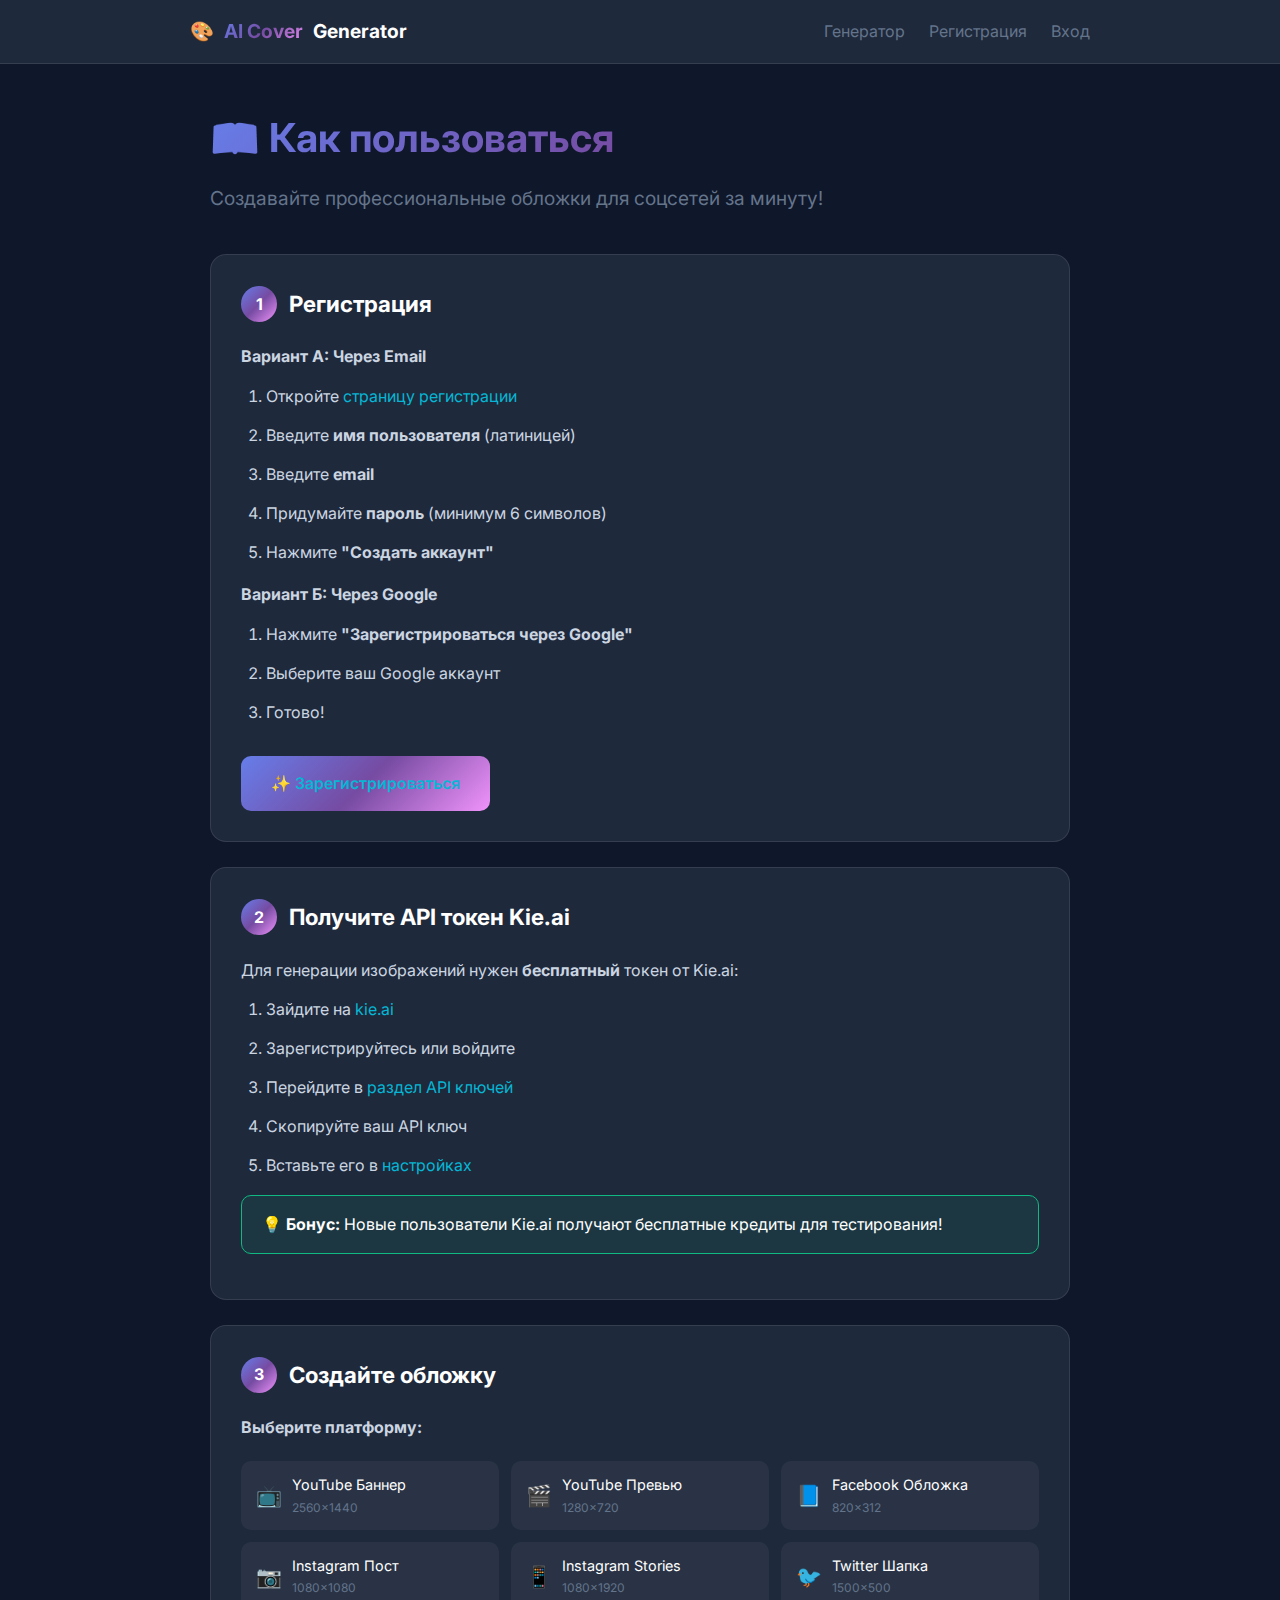
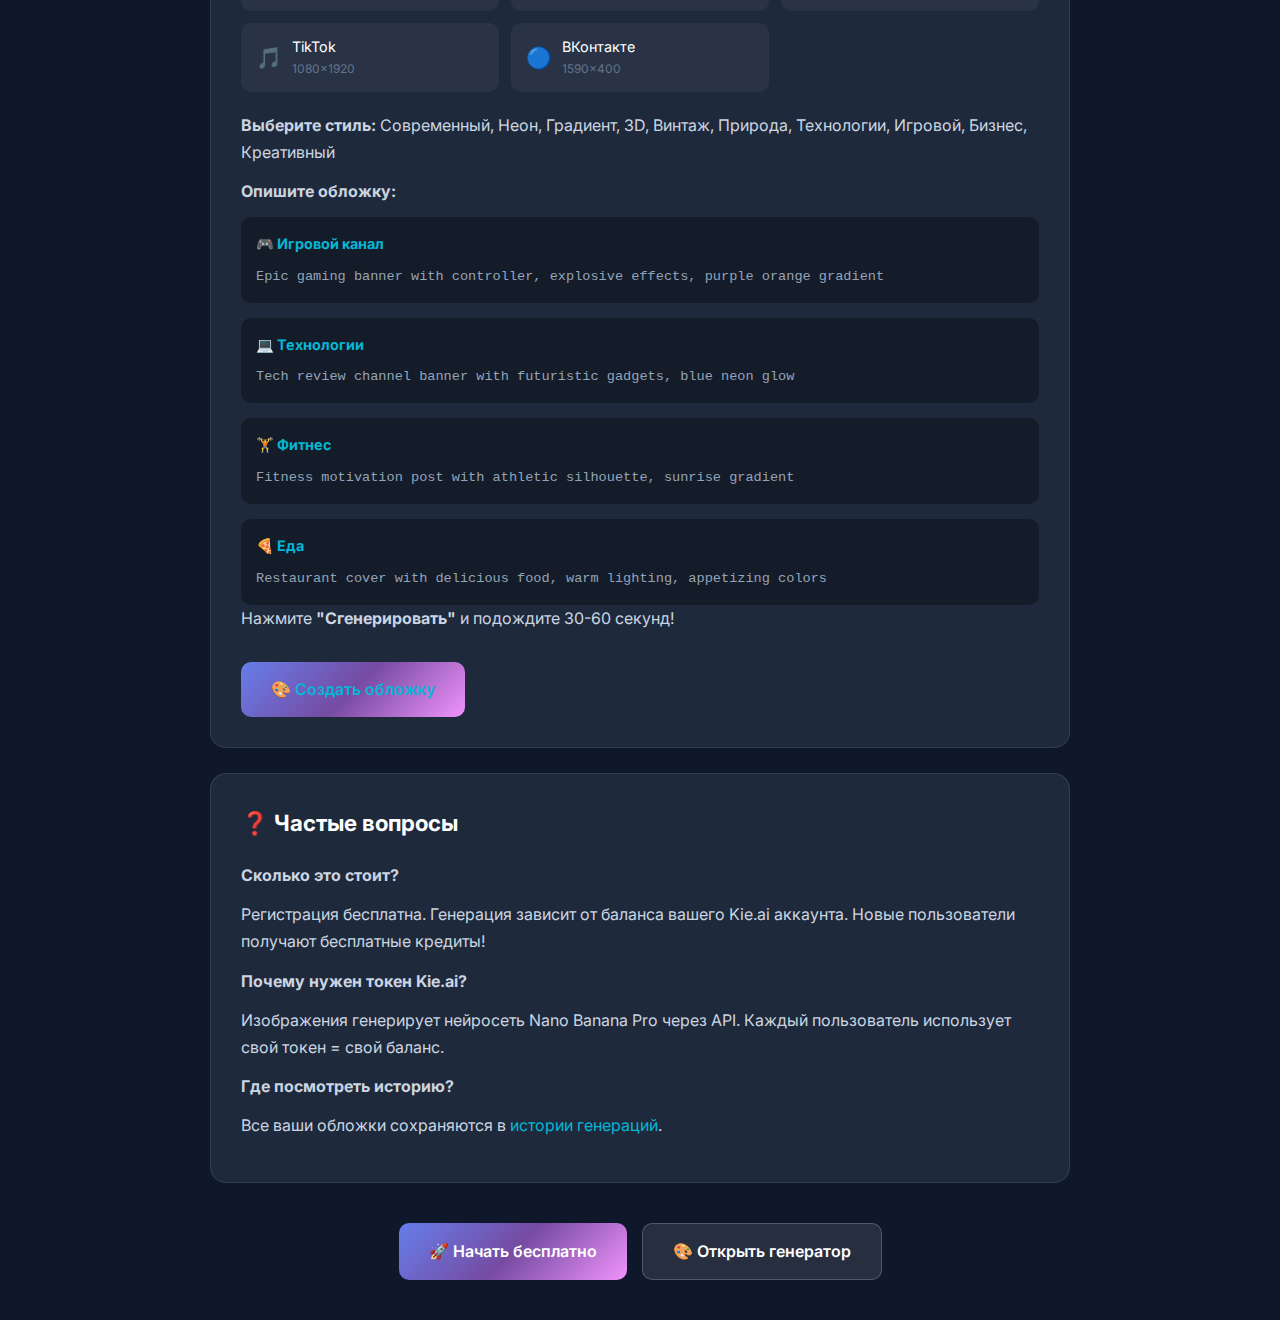
<file: templates/help.html>
<!DOCTYPE html>
<html lang="ru">
<head>
    <meta charset="UTF-8">
    <meta name="viewport" content="width=device-width, initial-scale=1.0">
    <title>📖 Инструкция - AI Cover Generator</title>
    <link href="https://fonts.googleapis.com/css2?family=Inter:wght@400;500;600;700;800&display=swap" rel="stylesheet">
    <style>
        * { margin: 0; padding: 0; box-sizing: border-box; }
        
        :root {
            --primary: #6366f1;
            --secondary: #ec4899;
            --accent: #06b6d4;
            --dark: #0f172a;
            --dark-light: #1e293b;
            --gray: #64748b;
            --white: #ffffff;
            --success: #10b981;
            --gradient: linear-gradient(135deg, #667eea 0%, #764ba2 50%, #f093fb 100%);
        }
        
        body {
            font-family: 'Inter', sans-serif;
            background: var(--dark);
            min-height: 100vh;
            color: var(--white);
            line-height: 1.7;
        }
        
        .header {
            background: var(--dark-light);
            border-bottom: 1px solid rgba(255,255,255,0.1);
            padding: 15px 20px;
            position: sticky;
            top: 0;
            z-index: 100;
        }
        
        .header-content {
            max-width: 900px;
            margin: 0 auto;
            display: flex;
            justify-content: space-between;
            align-items: center;
        }
        
        .logo {
            display: flex;
            align-items: center;
            gap: 10px;
            font-size: 1.2rem;
            font-weight: 700;
            text-decoration: none;
            color: var(--white);
        }
        
        .logo span {
            background: var(--gradient);
            -webkit-background-clip: text;
            -webkit-text-fill-color: transparent;
        }
        
        .nav-links a {
            color: var(--gray);
            text-decoration: none;
            margin-left: 20px;
            transition: color 0.3s;
        }
        
        .nav-links a:hover { color: var(--white); }
        
        .container {
            max-width: 900px;
            margin: 0 auto;
            padding: 40px 20px;
        }
        
        h1 {
            font-size: 2.5rem;
            margin-bottom: 10px;
            background: var(--gradient);
            -webkit-background-clip: text;
            -webkit-text-fill-color: transparent;
        }
        
        .subtitle {
            color: var(--gray);
            font-size: 1.2rem;
            margin-bottom: 40px;
        }
        
        .step {
            background: var(--dark-light);
            border-radius: 16px;
            padding: 30px;
            margin-bottom: 25px;
            border: 1px solid rgba(255,255,255,0.1);
        }
        
        .step h2 {
            font-size: 1.4rem;
            margin-bottom: 20px;
            display: flex;
            align-items: center;
            gap: 12px;
        }
        
        .step-number {
            background: var(--gradient);
            width: 36px;
            height: 36px;
            border-radius: 50%;
            display: flex;
            align-items: center;
            justify-content: center;
            font-weight: 700;
            font-size: 1rem;
        }
        
        .step p, .step li {
            color: #cbd5e1;
            margin-bottom: 12px;
        }
        
        .step ul, .step ol {
            margin-left: 25px;
            margin-bottom: 15px;
        }
        
        .step a {
            color: var(--accent);
            text-decoration: none;
        }
        
        .step a:hover { text-decoration: underline; }
        
        .highlight {
            background: rgba(99, 102, 241, 0.1);
            border: 1px solid var(--primary);
            border-radius: 10px;
            padding: 15px 20px;
            margin: 15px 0;
        }
        
        .highlight.success {
            background: rgba(16, 185, 129, 0.1);
            border-color: var(--success);
        }
        
        .highlight.warning {
            background: rgba(245, 158, 11, 0.1);
            border-color: #f59e0b;
        }
        
        code {
            background: rgba(0,0,0,0.3);
            padding: 3px 8px;
            border-radius: 5px;
            font-family: monospace;
            font-size: 0.9rem;
        }
        
        .code-block {
            background: rgba(0,0,0,0.4);
            border-radius: 10px;
            padding: 15px 20px;
            margin: 15px 0;
            font-family: monospace;
            overflow-x: auto;
            border: 1px solid rgba(255,255,255,0.1);
        }
        
        .platforms-grid {
            display: grid;
            grid-template-columns: repeat(auto-fill, minmax(200px, 1fr));
            gap: 12px;
            margin: 20px 0;
        }
        
        .platform-item {
            background: rgba(255,255,255,0.05);
            border-radius: 10px;
            padding: 12px 15px;
            display: flex;
            align-items: center;
            gap: 10px;
        }
        
        .platform-item .icon { font-size: 1.3rem; }
        .platform-item .name { font-size: 0.9rem; }
        .platform-item .size { color: var(--gray); font-size: 0.75rem; }
        
        .cta-buttons {
            display: flex;
            gap: 15px;
            flex-wrap: wrap;
            margin-top: 30px;
        }
        
        .btn {
            padding: 14px 30px;
            border-radius: 10px;
            text-decoration: none;
            font-weight: 600;
            transition: all 0.3s;
            display: inline-flex;
            align-items: center;
            gap: 8px;
        }
        
        .btn-primary {
            background: var(--gradient);
            color: var(--white);
        }
        
        .btn-primary:hover {
            transform: translateY(-2px);
            box-shadow: 0 10px 30px rgba(99, 102, 241, 0.4);
        }
        
        .btn-secondary {
            background: rgba(255,255,255,0.1);
            color: var(--white);
            border: 1px solid rgba(255,255,255,0.2);
        }
        
        .btn-secondary:hover {
            background: rgba(255,255,255,0.15);
        }
        
        .examples {
            display: grid;
            gap: 15px;
        }
        
        .example-item {
            background: rgba(0,0,0,0.3);
            border-radius: 10px;
            padding: 15px;
        }
        
        .example-item h4 {
            color: var(--accent);
            font-size: 0.9rem;
            margin-bottom: 8px;
        }
        
        .example-item p {
            font-family: monospace;
            font-size: 0.85rem;
            color: #94a3b8;
            margin: 0;
        }
    </style>
</head>
<body>
    <header class="header">
        <div class="header-content">
            <a href="/covers/" class="logo">
                🎨 <span>AI Cover</span> Generator
            </a>
            <nav class="nav-links">
                <a href="/covers/">Генератор</a>
                <a href="/covers/register">Регистрация</a>
                <a href="/covers/login">Вход</a>
            </nav>
        </div>
    </header>
    
    <div class="container">
        <h1>📖 Как пользоваться</h1>
        <p class="subtitle">Создавайте профессиональные обложки для соцсетей за минуту!</p>
        
        <!-- Step 1 -->
        <div class="step">
            <h2><span class="step-number">1</span> Регистрация</h2>
            
            <p><strong>Вариант А: Через Email</strong></p>
            <ol>
                <li>Откройте <a href="/covers/register">страницу регистрации</a></li>
                <li>Введите <strong>имя пользователя</strong> (латиницей)</li>
                <li>Введите <strong>email</strong></li>
                <li>Придумайте <strong>пароль</strong> (минимум 6 символов)</li>
                <li>Нажмите <strong>"Создать аккаунт"</strong></li>
            </ol>
            
            <p><strong>Вариант Б: Через Google</strong></p>
            <ol>
                <li>Нажмите <strong>"Зарегистрироваться через Google"</strong></li>
                <li>Выберите ваш Google аккаунт</li>
                <li>Готово!</li>
            </ol>
            
            <div class="cta-buttons">
                <a href="/covers/register" class="btn btn-primary">✨ Зарегистрироваться</a>
            </div>
        </div>
        
        <!-- Step 2 -->
        <div class="step">
            <h2><span class="step-number">2</span> Получите API токен Kie.ai</h2>
            
            <p>Для генерации изображений нужен <strong>бесплатный</strong> токен от Kie.ai:</p>
            
            <ol>
                <li>Зайдите на <a href="https://kie.ai" target="_blank">kie.ai</a></li>
                <li>Зарегистрируйтесь или войдите</li>
                <li>Перейдите в <a href="https://kie.ai/api-key" target="_blank">раздел API ключей</a></li>
                <li>Скопируйте ваш API ключ</li>
                <li>Вставьте его в <a href="/covers/settings">настройках</a></li>
            </ol>
            
            <div class="highlight success">
                💡 <strong>Бонус:</strong> Новые пользователи Kie.ai получают бесплатные кредиты для тестирования!
            </div>
        </div>
        
        <!-- Step 3 -->
        <div class="step">
            <h2><span class="step-number">3</span> Создайте обложку</h2>
            
            <p><strong>Выберите платформу:</strong></p>
            
            <div class="platforms-grid">
                <div class="platform-item">
                    <span class="icon">📺</span>
                    <div>
                        <div class="name">YouTube Баннер</div>
                        <div class="size">2560×1440</div>
                    </div>
                </div>
                <div class="platform-item">
                    <span class="icon">🎬</span>
                    <div>
                        <div class="name">YouTube Превью</div>
                        <div class="size">1280×720</div>
                    </div>
                </div>
                <div class="platform-item">
                    <span class="icon">📘</span>
                    <div>
                        <div class="name">Facebook Обложка</div>
                        <div class="size">820×312</div>
                    </div>
                </div>
                <div class="platform-item">
                    <span class="icon">📷</span>
                    <div>
                        <div class="name">Instagram Пост</div>
                        <div class="size">1080×1080</div>
                    </div>
                </div>
                <div class="platform-item">
                    <span class="icon">📱</span>
                    <div>
                        <div class="name">Instagram Stories</div>
                        <div class="size">1080×1920</div>
                    </div>
                </div>
                <div class="platform-item">
                    <span class="icon">🐦</span>
                    <div>
                        <div class="name">Twitter Шапка</div>
                        <div class="size">1500×500</div>
                    </div>
                </div>
                <div class="platform-item">
                    <span class="icon">🎵</span>
                    <div>
                        <div class="name">TikTok</div>
                        <div class="size">1080×1920</div>
                    </div>
                </div>
                <div class="platform-item">
                    <span class="icon">🔵</span>
                    <div>
                        <div class="name">ВКонтакте</div>
                        <div class="size">1590×400</div>
                    </div>
                </div>
            </div>
            
            <p><strong>Выберите стиль:</strong> Современный, Неон, Градиент, 3D, Винтаж, Природа, Технологии, Игровой, Бизнес, Креативный</p>
            
            <p><strong>Опишите обложку:</strong></p>
            
            <div class="examples">
                <div class="example-item">
                    <h4>🎮 Игровой канал</h4>
                    <p>Epic gaming banner with controller, explosive effects, purple orange gradient</p>
                </div>
                <div class="example-item">
                    <h4>💻 Технологии</h4>
                    <p>Tech review channel banner with futuristic gadgets, blue neon glow</p>
                </div>
                <div class="example-item">
                    <h4>🏋️ Фитнес</h4>
                    <p>Fitness motivation post with athletic silhouette, sunrise gradient</p>
                </div>
                <div class="example-item">
                    <h4>🍕 Еда</h4>
                    <p>Restaurant cover with delicious food, warm lighting, appetizing colors</p>
                </div>
            </div>
            
            <p>Нажмите <strong>"Сгенерировать"</strong> и подождите 30-60 секунд!</p>
            
            <div class="cta-buttons">
                <a href="/covers/" class="btn btn-primary">🎨 Создать обложку</a>
            </div>
        </div>
        
        <!-- FAQ -->
        <div class="step">
            <h2>❓ Частые вопросы</h2>
            
            <p><strong>Сколько это стоит?</strong></p>
            <p>Регистрация бесплатна. Генерация зависит от баланса вашего Kie.ai аккаунта. Новые пользователи получают бесплатные кредиты!</p>
            
            <p><strong>Почему нужен токен Kie.ai?</strong></p>
            <p>Изображения генерирует нейросеть Nano Banana Pro через API. Каждый пользователь использует свой токен = свой баланс.</p>
            
            <p><strong>Где посмотреть историю?</strong></p>
            <p>Все ваши обложки сохраняются в <a href="/covers/history">истории генераций</a>.</p>
        </div>
        
        <div class="cta-buttons" style="justify-content: center; margin-top: 40px;">
            <a href="/covers/register" class="btn btn-primary">🚀 Начать бесплатно</a>
            <a href="/covers/" class="btn btn-secondary">🎨 Открыть генератор</a>
        </div>
    </div>
</body>
</html>
</file>
